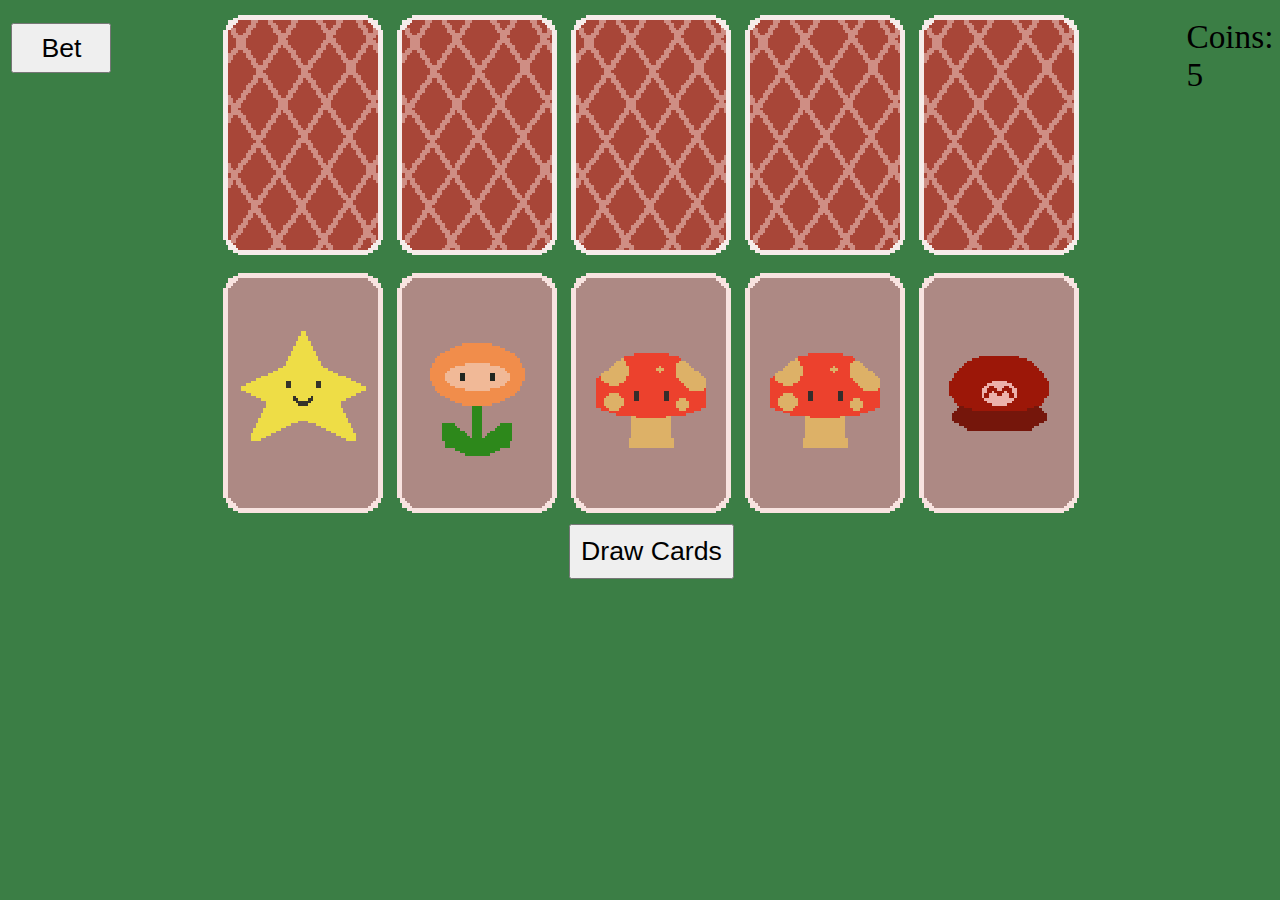
<file: project/home.html>
<!DOCTYPE html>

<head>
    <title>Welcome :)</title>
    <meta charset="UTF-8">
    <link rel="stylesheet" href="home-style.css">
    <script type="module" src="home-script.js"></script>
    <script type="module" src="GameLogic.js"></script>
</head>

<body>
    <!-- <img id="sploot" src="splot.jpg"> -->
    <div id="bet-area">
        <button id="button-bet">Bet</button>
        <div id="coin-image-area">
            
        </div>
    </div>
    <div id="game-area">
        <div id="luigi-div">
            <div class="luigi-card">
                <img src="images/Cardback.png" />
            </div>
            <div class="luigi-card">
                <img src="images/Cardback.png" />
            </div>
            <div class="luigi-card">
                <img src="images/Cardback.png" />
            </div>
            <div class="luigi-card">
                <img src="images/Cardback.png" />
            </div>
            <div class="luigi-card">
                <img src="images/Cardback.png" />
            </div>
        </div>
        <div id="player-div">
            <div class="player-card">
                <img src="images/Cardback.png" />
            </div>
            <div class="player-card">
                <img src="images/Cardback.png" />
            </div>
            <div class="player-card">
                <img src="images/Cardback.png" />
            </div>
            <div class="player-card">
                <img src="images/Cardback.png" />
            </div>
            <div class="player-card">
                <img src="images/Cardback.png" />
            </div>
        </div>
        <button id="button-replace-card">Draw Cards</button>
        <p id="p-error"></p>
    </div>
    <div id="coinstatus-area">
        <p id="p-coins">Coins: <span id="coin-total"></span></p>
        <p id="p-status"></p>
    </div>
</body>
</file>
<file: project/home-style.css>
body {
    background-color: rgb(59, 126, 69);
    display: flex;
    justify-content: center;
    align-items: center;
    align-items: flex-start;
}

img {
    image-rendering: pixelated;
}

#sploot {
    width: 50%;
}

#p-coins {
    font-size: 25pt;
    margin: 10px 100px;
}

#bet-area {
    margin: 10px 100px;
    display: flex;
    flex-direction: column;
    justify-content: flex-start;
    align-items: center;
}

#button-bet {
    font-size: 20pt;
    width: 100px;
    height: 50px;
    margin: 5px;
}

#coin-image-area {
    display: flex;
    flex-direction: column;
    justify-content: flex-start;
    align-items: center;
    width: 70px ;
}

.coin {
    margin: 5px 0px;
    width: 100%;
}

#game-area {
    display: flex;
    justify-content: center;
    align-items: center;
    align-content: center;
    flex-direction: column;
}

#button-replace-card {
    font-size: 20pt;
    padding: 10px;
}

#luigi-div {
    display: flex;
}


#player-div {
    display: flex;
}

.player-card img,
.luigi-card img {
    padding: 5px;
    margin: 2px;
}

.player-card .selected {
    background-color: red;
}

#p-error {
    color: rgb(109, 9, 9);
    font-size: 25pt;
}

#p-status {
    font-size: 16pt;
}
</file>
